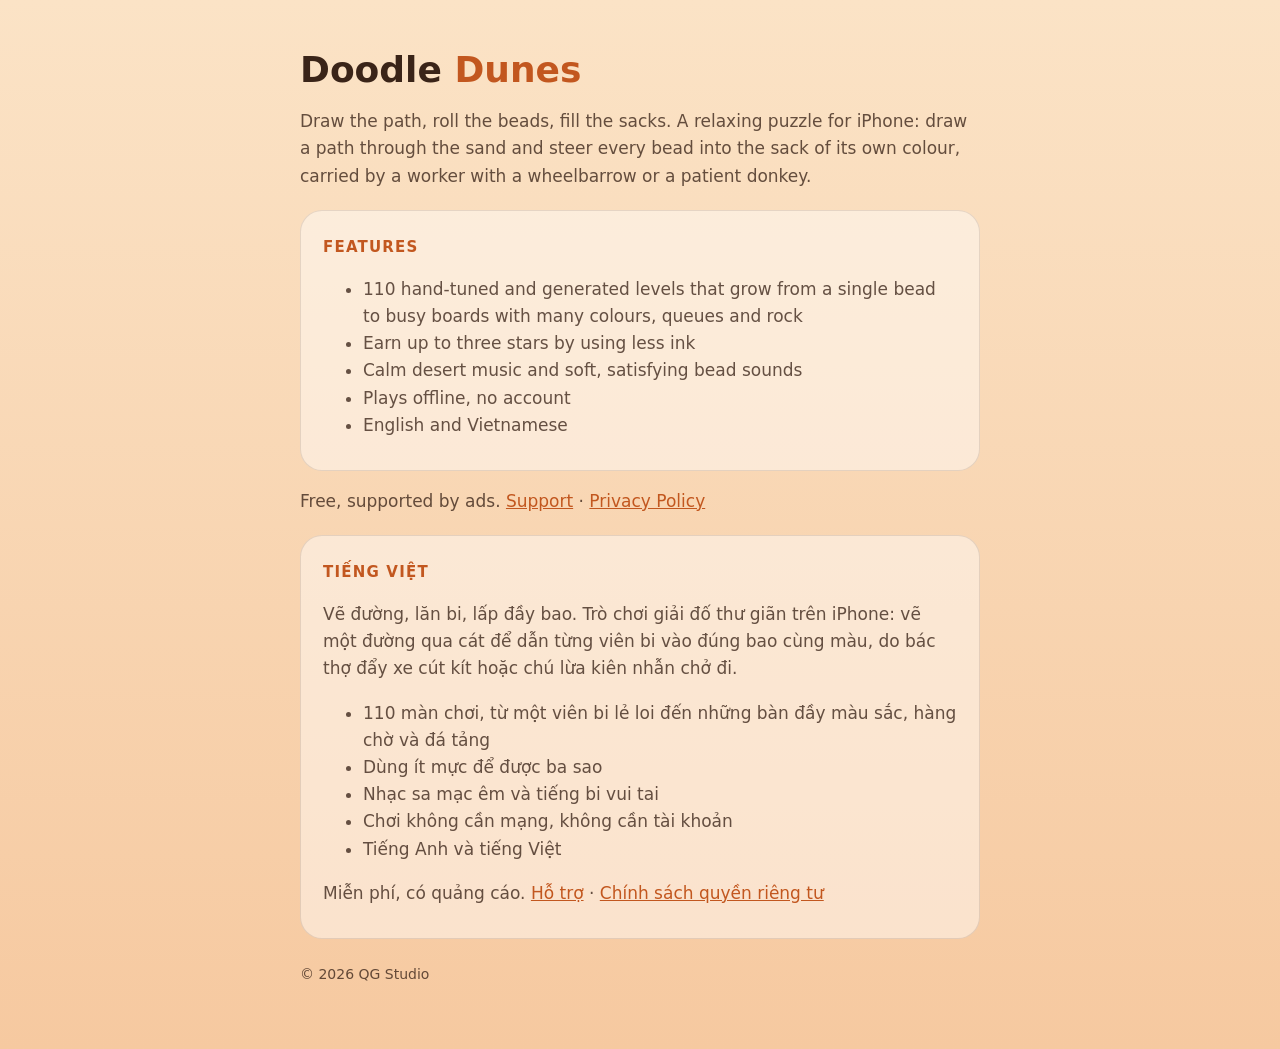
<file: index.html>
<!doctype html><html lang="en"><head><meta charset="utf-8"><meta name="viewport" content="width=device-width,initial-scale=1">
<title>Doodle Dunes</title><link rel="stylesheet" href="style.css"></head><body><main>
<h1>Doodle <span>Dunes</span></h1>
<p>Draw the path, roll the beads, fill the sacks. A relaxing puzzle for iPhone: draw a path through the sand and steer every bead into the sack of its own colour, carried by a worker with a wheelbarrow or a patient donkey.</p>
<div class="card"><h2>Features</h2><ul><li>110 hand-tuned and generated levels that grow from a single bead to busy boards with many colours, queues and rock</li><li>Earn up to three stars by using less ink</li><li>Calm desert music and soft, satisfying bead sounds</li><li>Plays offline, no account</li><li>English and Vietnamese</li></ul></div>
<p>Free, supported by ads. <a href="support.html">Support</a> · <a href="privacy-policy.html">Privacy Policy</a></p>
<div class="card" id="vi" lang="vi"><h2>Tiếng Việt</h2><p>Vẽ đường, lăn bi, lấp đầy bao. Trò chơi giải đố thư giãn trên iPhone: vẽ một đường qua cát để dẫn từng viên bi vào đúng bao cùng màu, do bác thợ đẩy xe cút kít hoặc chú lừa kiên nhẫn chở đi.</p><ul><li>110 màn chơi, từ một viên bi lẻ loi đến những bàn đầy màu sắc, hàng chờ và đá tảng</li><li>Dùng ít mực để được ba sao</li><li>Nhạc sa mạc êm và tiếng bi vui tai</li><li>Chơi không cần mạng, không cần tài khoản</li><li>Tiếng Anh và tiếng Việt</li></ul><p>Miễn phí, có quảng cáo. <a href="support-vi.html">Hỗ trợ</a> · <a href="privacy-policy-vi.html">Chính sách quyền riêng tư</a></p></div>
<footer>© 2026 QG Studio</footer></main></body></html>
</file>
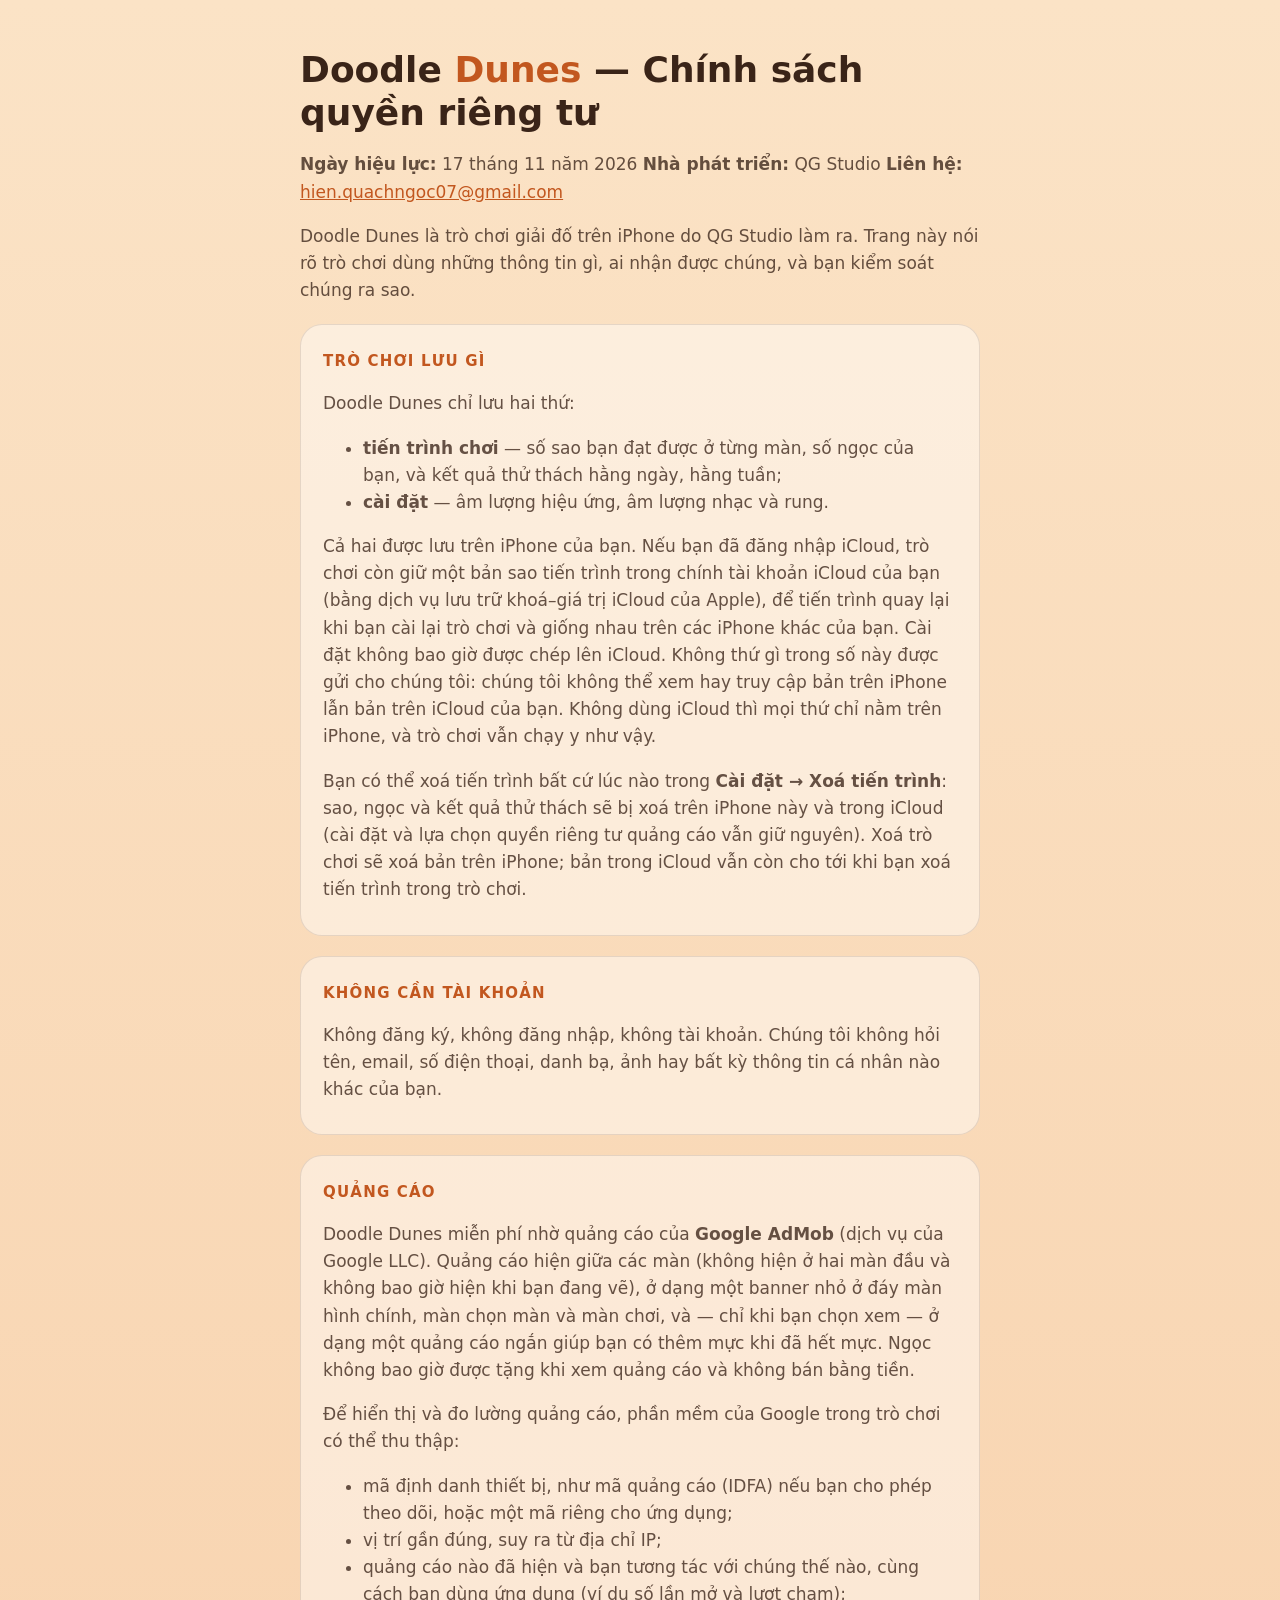
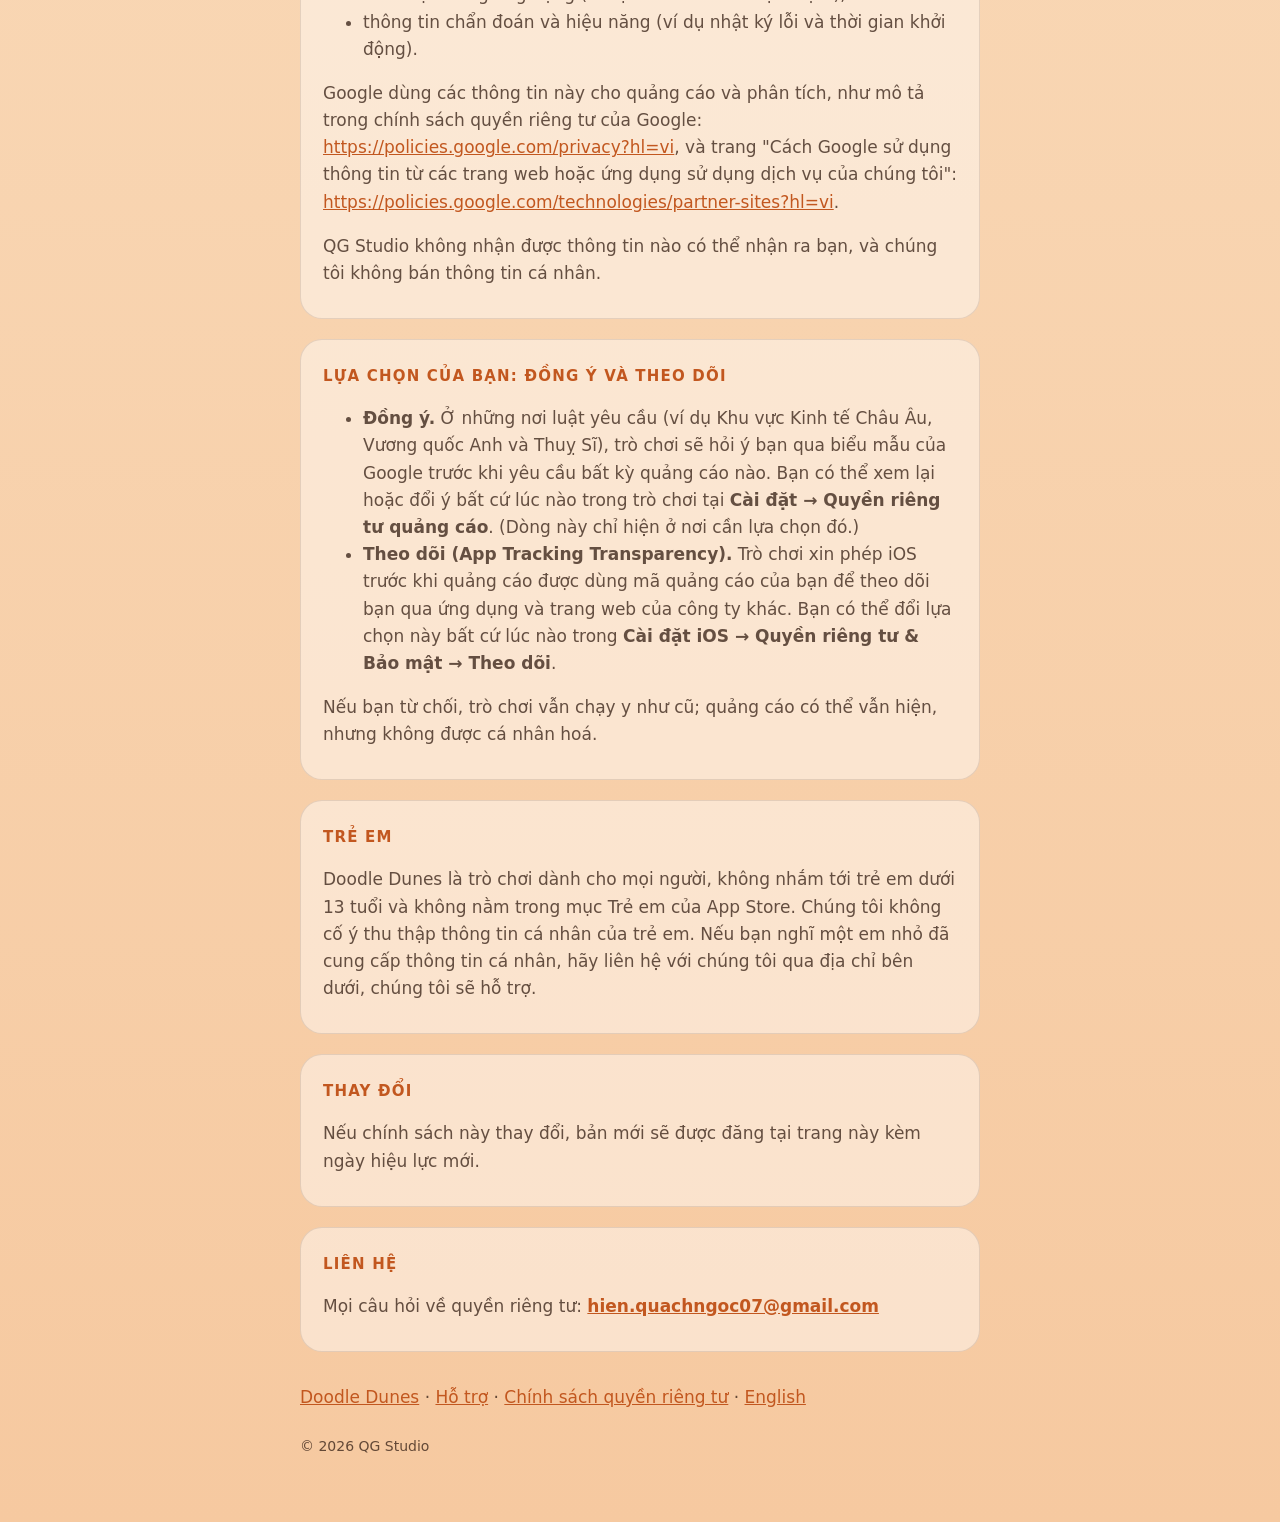
<file: privacy-policy-vi.html>
<!doctype html><html lang="vi"><head><meta charset="utf-8"><meta name="viewport" content="width=device-width,initial-scale=1">
<title>Doodle Dunes — Chính sách quyền riêng tư</title><link rel="stylesheet" href="style.css"></head><body><main>
<h1>Doodle <span>Dunes</span> — Chính sách quyền riêng tư</h1>
<p><strong>Ngày hiệu lực:</strong> 17 tháng 11 năm 2026 <strong>Nhà phát triển:</strong> QG Studio <strong>Liên hệ:</strong> <a href="mailto:hien.quachngoc07@gmail.com">hien.quachngoc07@gmail.com</a></p>
<p>Doodle Dunes là trò chơi giải đố trên iPhone do QG Studio làm ra. Trang này nói rõ trò chơi dùng những thông tin gì, ai nhận được chúng, và bạn kiểm soát chúng ra sao.</p>
<div class="card"><h2>Trò chơi lưu gì</h2>
<p>Doodle Dunes chỉ lưu hai thứ:</p>
<ul><li><strong>tiến trình chơi</strong> — số sao bạn đạt được ở từng màn, số ngọc của bạn, và kết quả thử thách hằng ngày, hằng tuần;</li><li><strong>cài đặt</strong> — âm lượng hiệu ứng, âm lượng nhạc và rung.</li></ul>
<p>Cả hai được lưu trên iPhone của bạn. Nếu bạn đã đăng nhập iCloud, trò chơi còn giữ một bản sao tiến trình trong chính tài khoản iCloud của bạn (bằng dịch vụ lưu trữ khoá–giá trị iCloud của Apple), để tiến trình quay lại khi bạn cài lại trò chơi và giống nhau trên các iPhone khác của bạn. Cài đặt không bao giờ được chép lên iCloud. Không thứ gì trong số này được gửi cho chúng tôi: chúng tôi không thể xem hay truy cập bản trên iPhone lẫn bản trên iCloud của bạn. Không dùng iCloud thì mọi thứ chỉ nằm trên iPhone, và trò chơi vẫn chạy y như vậy.</p>
<p>Bạn có thể xoá tiến trình bất cứ lúc nào trong <strong>Cài đặt → Xoá tiến trình</strong>: sao, ngọc và kết quả thử thách sẽ bị xoá trên iPhone này và trong iCloud (cài đặt và lựa chọn quyền riêng tư quảng cáo vẫn giữ nguyên). Xoá trò chơi sẽ xoá bản trên iPhone; bản trong iCloud vẫn còn cho tới khi bạn xoá tiến trình trong trò chơi.</p>
</div>
<div class="card"><h2>Không cần tài khoản</h2>
<p>Không đăng ký, không đăng nhập, không tài khoản. Chúng tôi không hỏi tên, email, số điện thoại, danh bạ, ảnh hay bất kỳ thông tin cá nhân nào khác của bạn.</p>
</div>
<div class="card"><h2>Quảng cáo</h2>
<p>Doodle Dunes miễn phí nhờ quảng cáo của <strong>Google AdMob</strong> (dịch vụ của Google LLC). Quảng cáo hiện giữa các màn (không hiện ở hai màn đầu và không bao giờ hiện khi bạn đang vẽ), ở dạng một banner nhỏ ở đáy màn hình chính, màn chọn màn và màn chơi, và — chỉ khi bạn chọn xem — ở dạng một quảng cáo ngắn giúp bạn có thêm mực khi đã hết mực. Ngọc không bao giờ được tặng khi xem quảng cáo và không bán bằng tiền.</p>
<p>Để hiển thị và đo lường quảng cáo, phần mềm của Google trong trò chơi có thể thu thập:</p>
<ul><li>mã định danh thiết bị, như mã quảng cáo (IDFA) nếu bạn cho phép theo dõi, hoặc một mã riêng cho ứng dụng;</li><li>vị trí gần đúng, suy ra từ địa chỉ IP;</li><li>quảng cáo nào đã hiện và bạn tương tác với chúng thế nào, cùng cách bạn dùng ứng dụng (ví dụ số lần mở và lượt chạm);</li><li>thông tin chẩn đoán và hiệu năng (ví dụ nhật ký lỗi và thời gian khởi động).</li></ul>
<p>Google dùng các thông tin này cho quảng cáo và phân tích, như mô tả trong chính sách quyền riêng tư của Google: <a href="https://policies.google.com/privacy?hl=vi">https://policies.google.com/privacy?hl=vi</a>, và trang "Cách Google sử dụng thông tin từ các trang web hoặc ứng dụng sử dụng dịch vụ của chúng tôi": <a href="https://policies.google.com/technologies/partner-sites?hl=vi">https://policies.google.com/technologies/partner-sites?hl=vi</a>.</p>
<p>QG Studio không nhận được thông tin nào có thể nhận ra bạn, và chúng tôi không bán thông tin cá nhân.</p>
</div>
<div class="card"><h2>Lựa chọn của bạn: đồng ý và theo dõi</h2>
<ul><li><strong>Đồng ý.</strong> Ở những nơi luật yêu cầu (ví dụ Khu vực Kinh tế Châu Âu, Vương quốc Anh và Thuỵ Sĩ), trò chơi sẽ hỏi ý bạn qua biểu mẫu của Google trước khi yêu cầu bất kỳ quảng cáo nào. Bạn có thể xem lại hoặc đổi ý bất cứ lúc nào trong trò chơi tại <strong>Cài đặt → Quyền riêng tư quảng cáo</strong>. (Dòng này chỉ hiện ở nơi cần lựa chọn đó.)</li><li><strong>Theo dõi (App Tracking Transparency).</strong> Trò chơi xin phép iOS trước khi quảng cáo được dùng mã quảng cáo của bạn để theo dõi bạn qua ứng dụng và trang web của công ty khác. Bạn có thể đổi lựa chọn này bất cứ lúc nào trong <strong>Cài đặt iOS → Quyền riêng tư &amp; Bảo mật → Theo dõi</strong>.</li></ul>
<p>Nếu bạn từ chối, trò chơi vẫn chạy y như cũ; quảng cáo có thể vẫn hiện, nhưng không được cá nhân hoá.</p>
</div>
<div class="card"><h2>Trẻ em</h2>
<p>Doodle Dunes là trò chơi dành cho mọi người, không nhắm tới trẻ em dưới 13 tuổi và không nằm trong mục Trẻ em của App Store. Chúng tôi không cố ý thu thập thông tin cá nhân của trẻ em. Nếu bạn nghĩ một em nhỏ đã cung cấp thông tin cá nhân, hãy liên hệ với chúng tôi qua địa chỉ bên dưới, chúng tôi sẽ hỗ trợ.</p>
</div>
<div class="card"><h2>Thay đổi</h2>
<p>Nếu chính sách này thay đổi, bản mới sẽ được đăng tại trang này kèm ngày hiệu lực mới.</p>
</div>
<div class="card"><h2>Liên hệ</h2>
<p>Mọi câu hỏi về quyền riêng tư: <strong><a href="mailto:hien.quachngoc07@gmail.com">hien.quachngoc07@gmail.com</a></strong></p>
</div>
<p class="nav"><a href="index.html#vi">Doodle Dunes</a> · <a href="support-vi.html">Hỗ trợ</a> · <a href="privacy-policy-vi.html">Chính sách quyền riêng tư</a> · <a href="index.html" lang="en">English</a></p>
<footer>© 2026 QG Studio</footer></main></body></html>
</file>
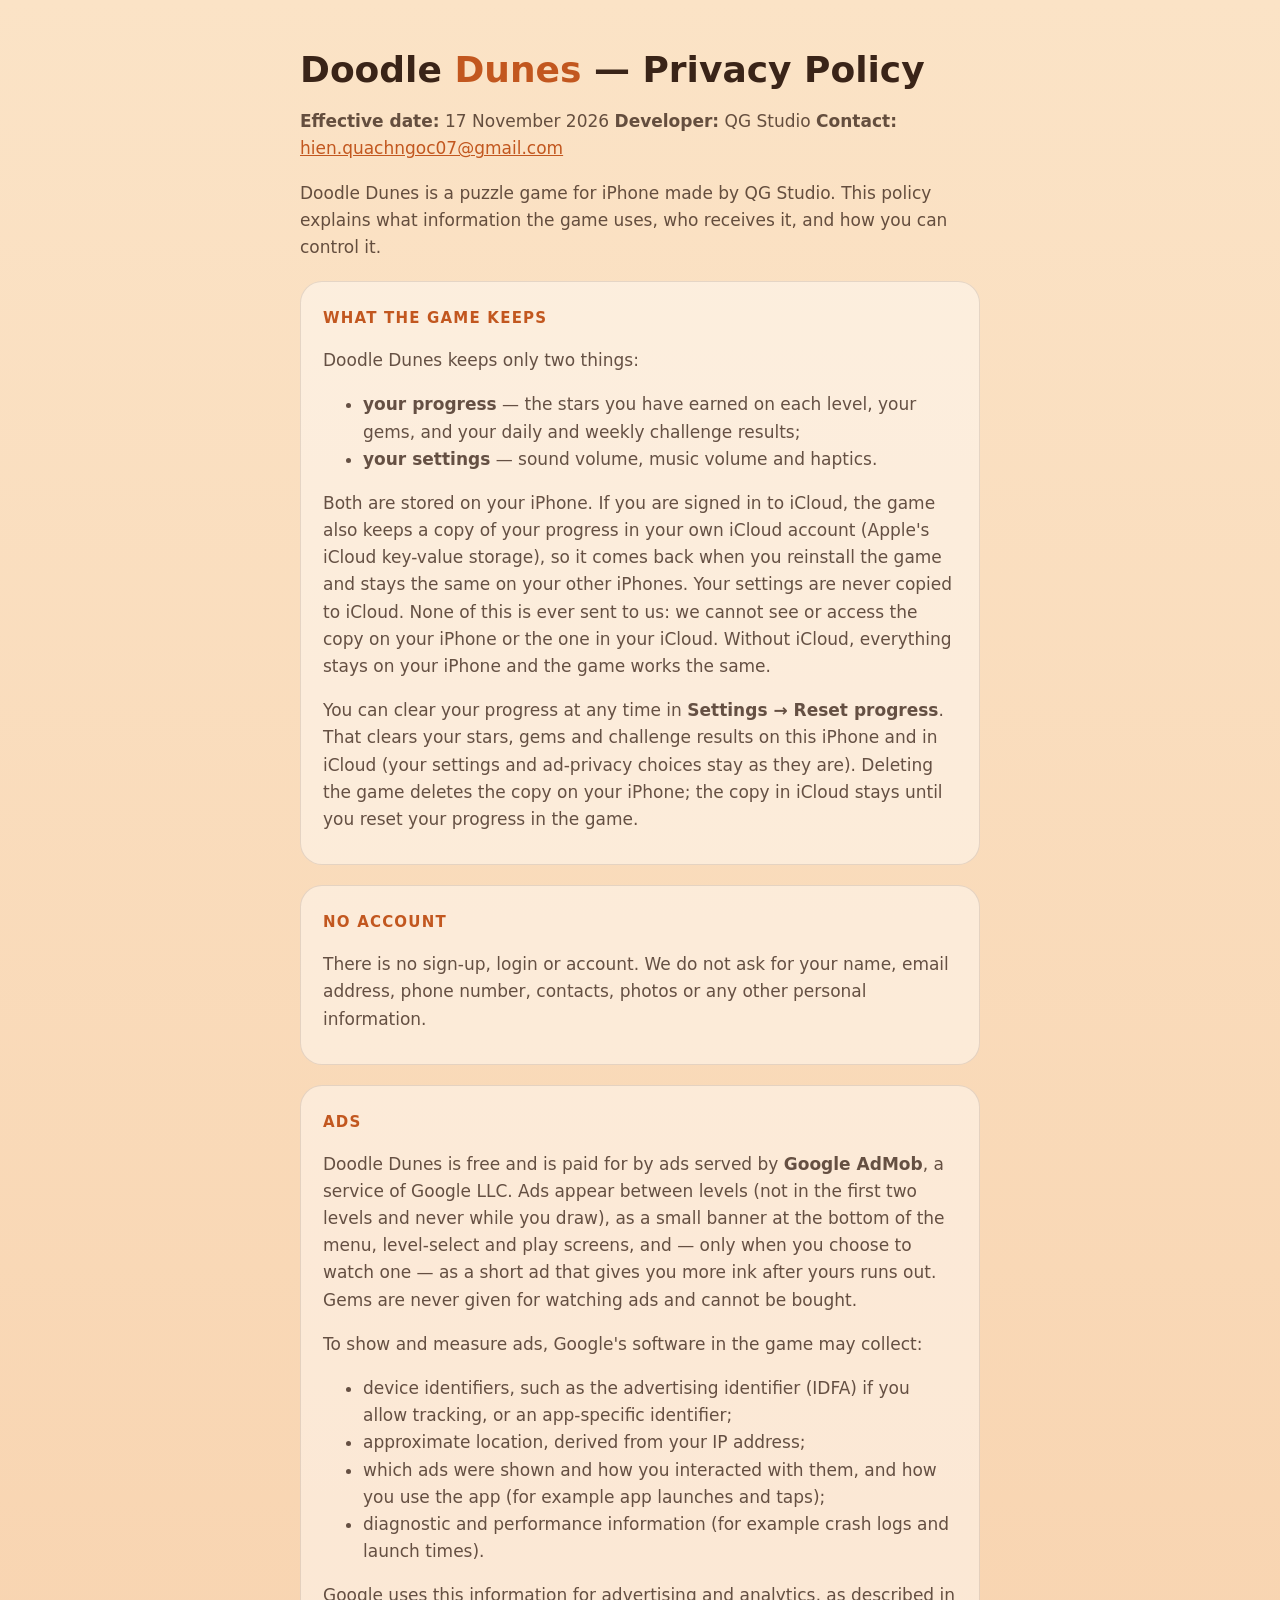
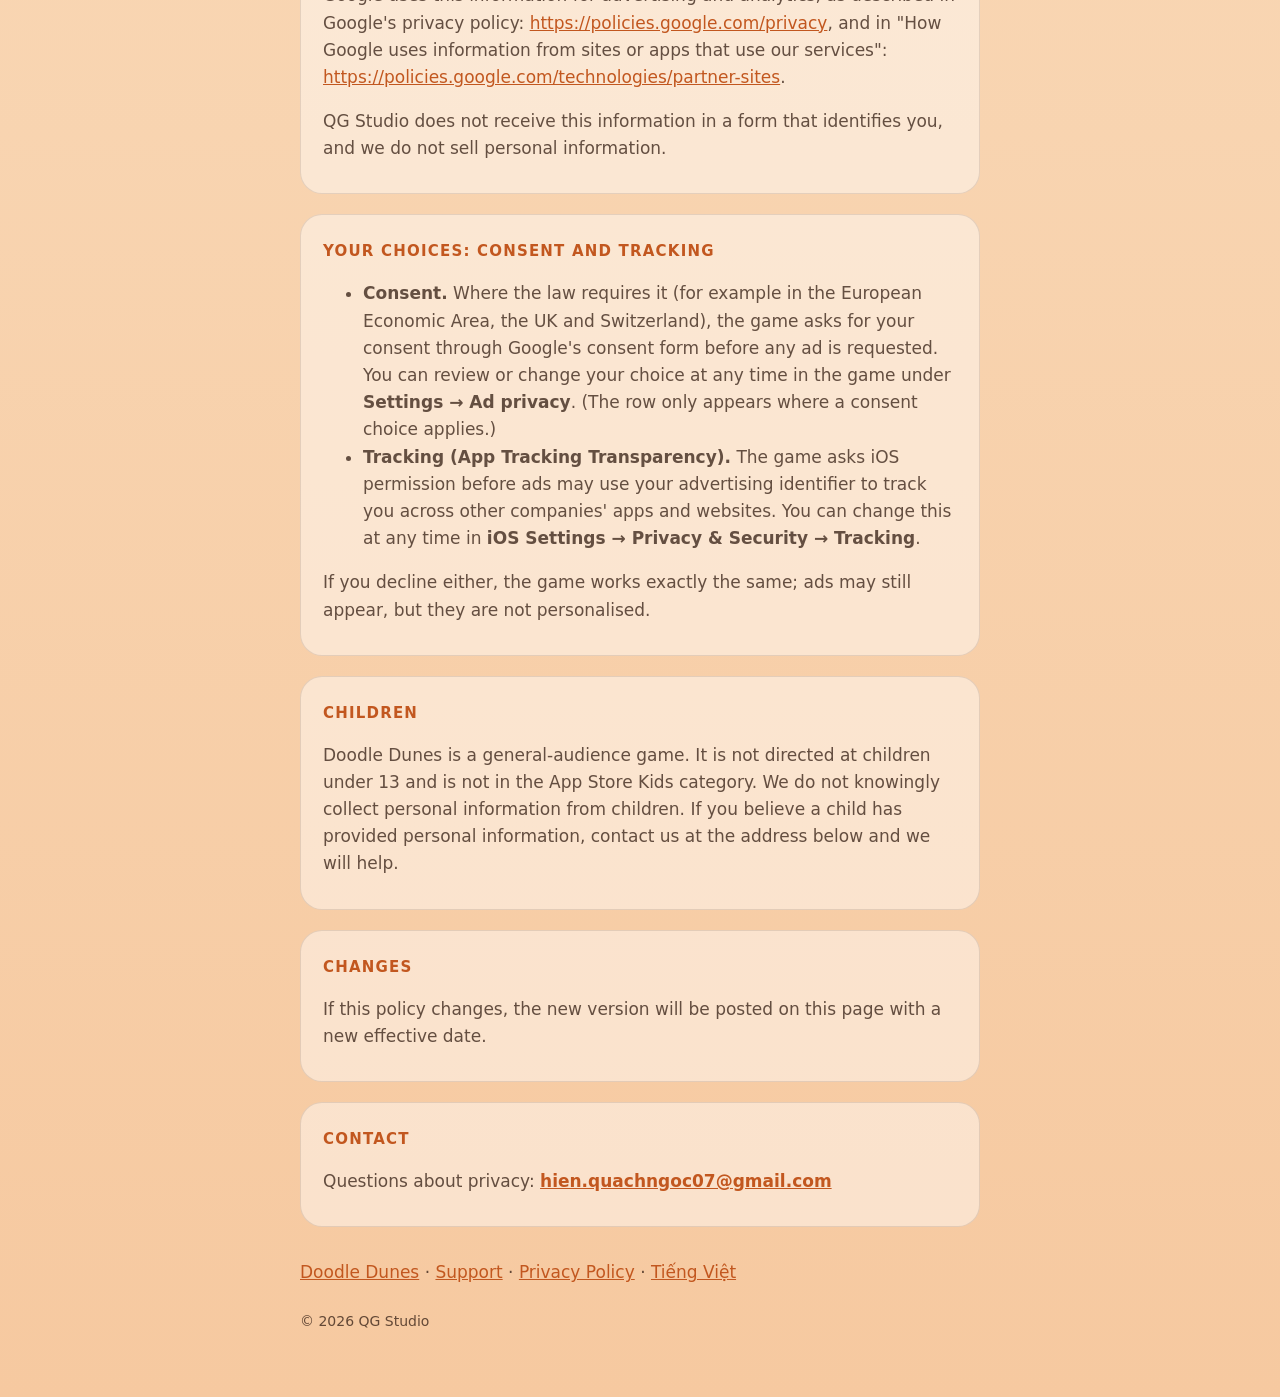
<file: privacy-policy.html>
<!doctype html><html lang="en"><head><meta charset="utf-8"><meta name="viewport" content="width=device-width,initial-scale=1">
<title>Doodle Dunes — Privacy Policy</title><link rel="stylesheet" href="style.css"></head><body><main>
<h1>Doodle <span>Dunes</span> — Privacy Policy</h1>
<p><strong>Effective date:</strong> 17 November 2026 <strong>Developer:</strong> QG Studio <strong>Contact:</strong> <a href="mailto:hien.quachngoc07@gmail.com">hien.quachngoc07@gmail.com</a></p>
<p>Doodle Dunes is a puzzle game for iPhone made by QG Studio. This policy explains what information the game uses, who receives it, and how you can control it.</p>
<div class="card"><h2>What the game keeps</h2>
<p>Doodle Dunes keeps only two things:</p>
<ul><li><strong>your progress</strong> — the stars you have earned on each level, your gems, and your daily and weekly challenge results;</li><li><strong>your settings</strong> — sound volume, music volume and haptics.</li></ul>
<p>Both are stored on your iPhone. If you are signed in to iCloud, the game also keeps a copy of your progress in your own iCloud account (Apple's iCloud key-value storage), so it comes back when you reinstall the game and stays the same on your other iPhones. Your settings are never copied to iCloud. None of this is ever sent to us: we cannot see or access the copy on your iPhone or the one in your iCloud. Without iCloud, everything stays on your iPhone and the game works the same.</p>
<p>You can clear your progress at any time in <strong>Settings → Reset progress</strong>. That clears your stars, gems and challenge results on this iPhone and in iCloud (your settings and ad-privacy choices stay as they are). Deleting the game deletes the copy on your iPhone; the copy in iCloud stays until you reset your progress in the game.</p>
</div>
<div class="card"><h2>No account</h2>
<p>There is no sign-up, login or account. We do not ask for your name, email address, phone number, contacts, photos or any other personal information.</p>
</div>
<div class="card"><h2>Ads</h2>
<p>Doodle Dunes is free and is paid for by ads served by <strong>Google AdMob</strong>, a service of Google LLC. Ads appear between levels (not in the first two levels and never while you draw), as a small banner at the bottom of the menu, level-select and play screens, and — only when you choose to watch one — as a short ad that gives you more ink after yours runs out. Gems are never given for watching ads and cannot be bought.</p>
<p>To show and measure ads, Google's software in the game may collect:</p>
<ul><li>device identifiers, such as the advertising identifier (IDFA) if you allow tracking, or an app-specific identifier;</li><li>approximate location, derived from your IP address;</li><li>which ads were shown and how you interacted with them, and how you use the app (for example app launches and taps);</li><li>diagnostic and performance information (for example crash logs and launch times).</li></ul>
<p>Google uses this information for advertising and analytics, as described in Google's privacy policy: <a href="https://policies.google.com/privacy">https://policies.google.com/privacy</a>, and in "How Google uses information from sites or apps that use our services": <a href="https://policies.google.com/technologies/partner-sites">https://policies.google.com/technologies/partner-sites</a>.</p>
<p>QG Studio does not receive this information in a form that identifies you, and we do not sell personal information.</p>
</div>
<div class="card"><h2>Your choices: consent and tracking</h2>
<ul><li><strong>Consent.</strong> Where the law requires it (for example in the European Economic Area, the UK and Switzerland), the game asks for your consent through Google's consent form before any ad is requested. You can review or change your choice at any time in the game under <strong>Settings → Ad privacy</strong>. (The row only appears where a consent choice applies.)</li><li><strong>Tracking (App Tracking Transparency).</strong> The game asks iOS permission before ads may use your advertising identifier to track you across other companies' apps and websites. You can change this at any time in <strong>iOS Settings → Privacy &amp; Security → Tracking</strong>.</li></ul>
<p>If you decline either, the game works exactly the same; ads may still appear, but they are not personalised.</p>
</div>
<div class="card"><h2>Children</h2>
<p>Doodle Dunes is a general-audience game. It is not directed at children under 13 and is not in the App Store Kids category. We do not knowingly collect personal information from children. If you believe a child has provided personal information, contact us at the address below and we will help.</p>
</div>
<div class="card"><h2>Changes</h2>
<p>If this policy changes, the new version will be posted on this page with a new effective date.</p>
</div>
<div class="card"><h2>Contact</h2>
<p>Questions about privacy: <strong><a href="mailto:hien.quachngoc07@gmail.com">hien.quachngoc07@gmail.com</a></strong></p>
</div>
<p class="nav"><a href="index.html">Doodle Dunes</a> · <a href="support.html">Support</a> · <a href="privacy-policy.html">Privacy Policy</a> · <a href="index.html#vi" lang="vi">Tiếng Việt</a></p>
<footer>© 2026 QG Studio</footer></main></body></html>
</file>
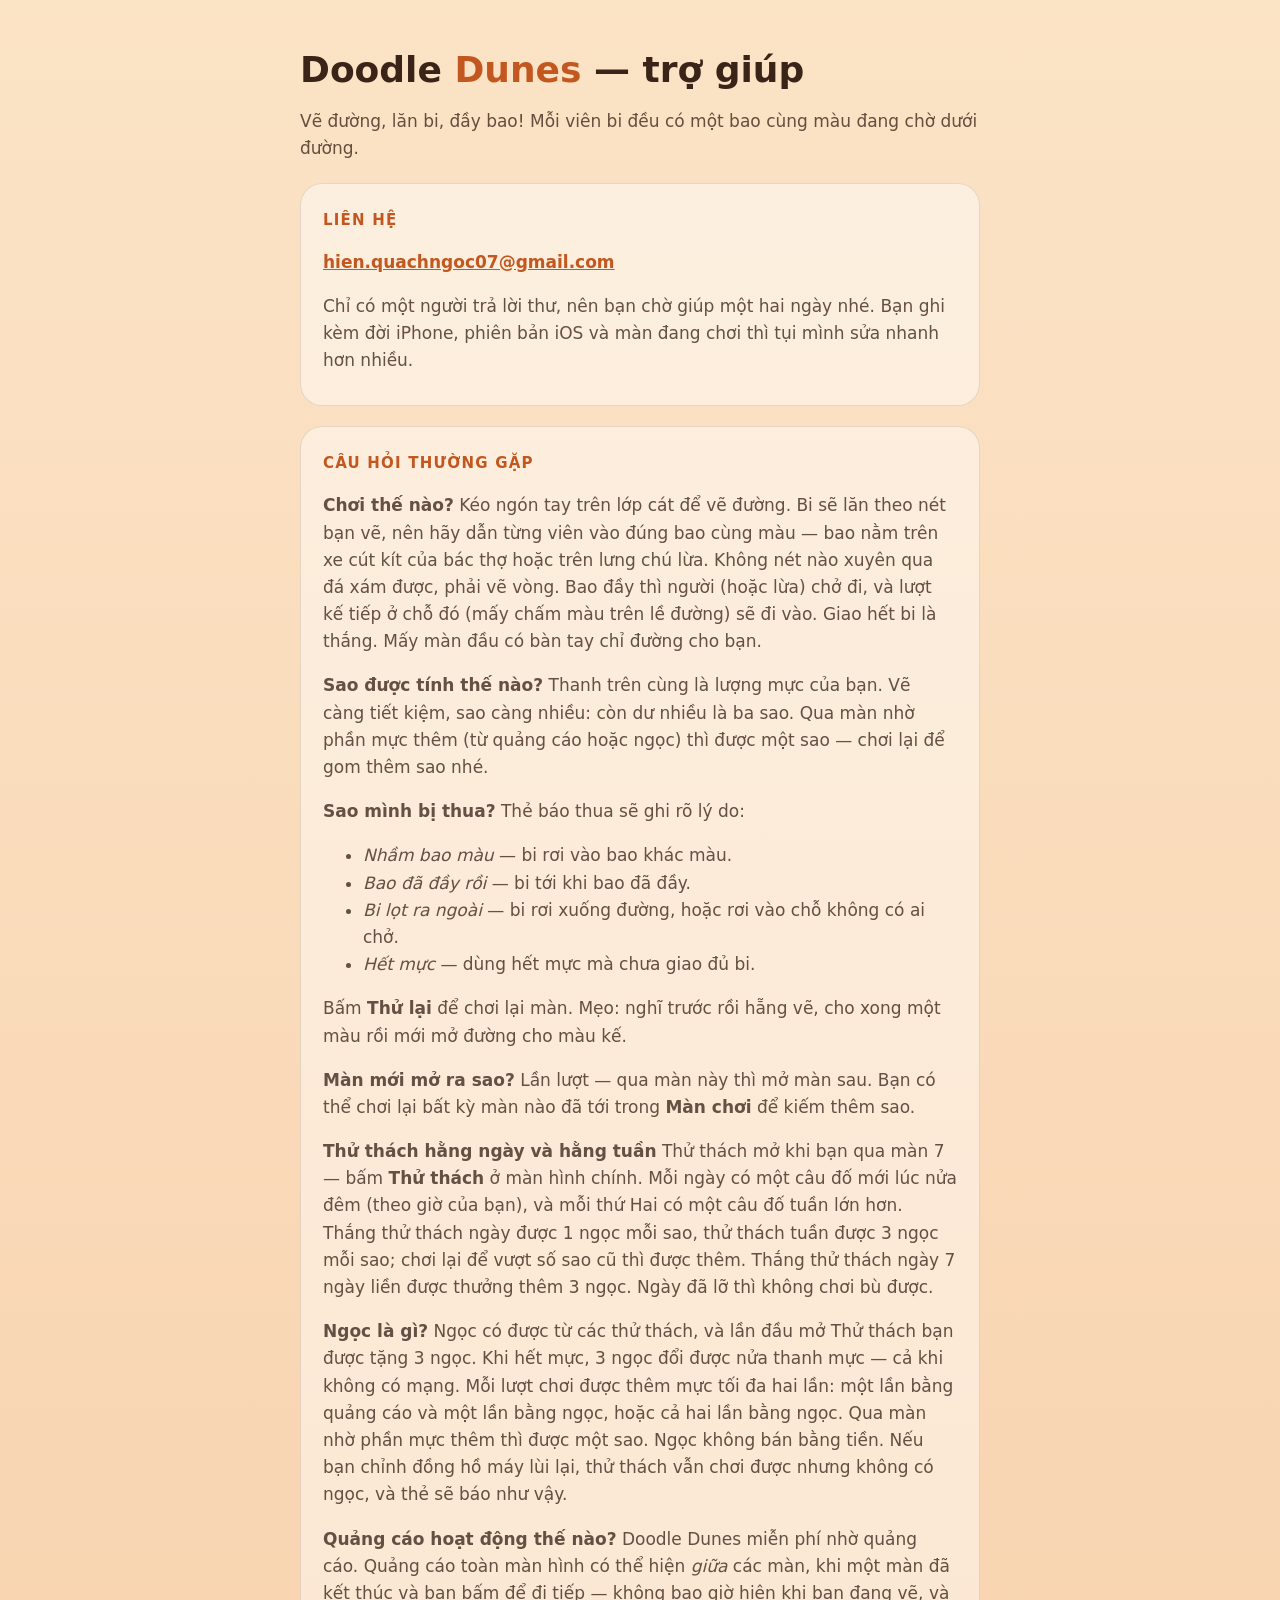
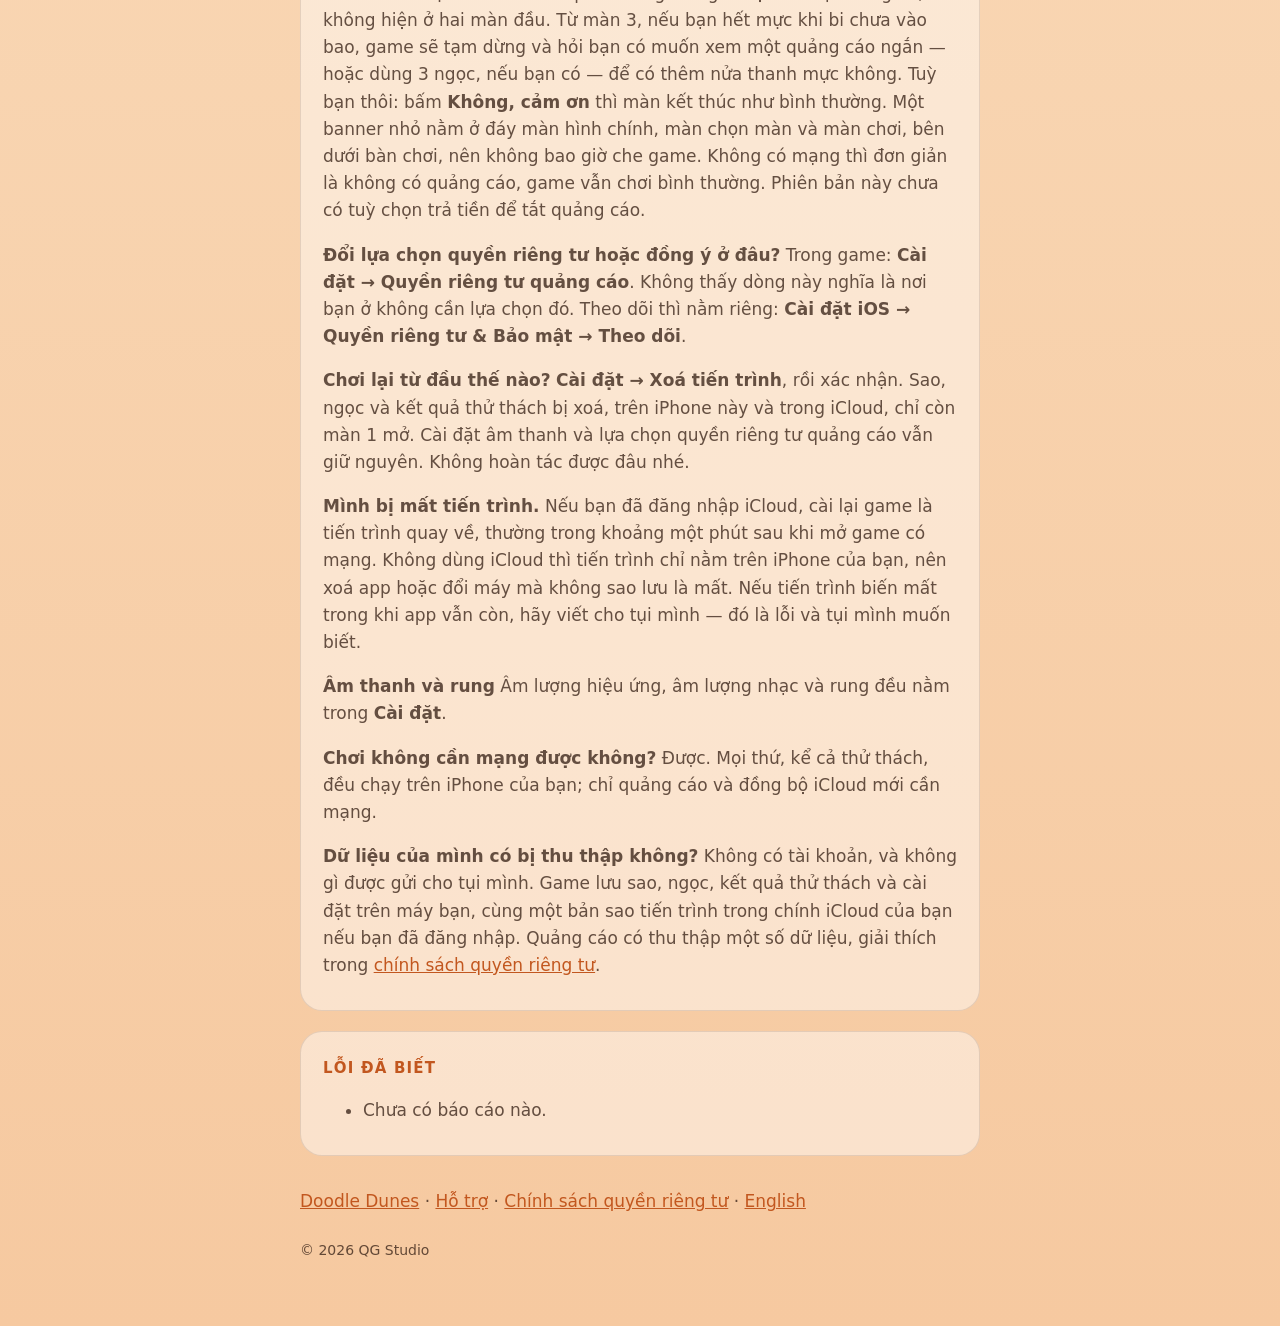
<file: support-vi.html>
<!doctype html><html lang="vi"><head><meta charset="utf-8"><meta name="viewport" content="width=device-width,initial-scale=1">
<title>Doodle Dunes — trợ giúp</title><link rel="stylesheet" href="style.css"></head><body><main>
<h1>Doodle <span>Dunes</span> — trợ giúp</h1>
<p>Vẽ đường, lăn bi, đầy bao! Mỗi viên bi đều có một bao cùng màu đang chờ dưới đường.</p>
<div class="card"><h2>Liên hệ</h2>
<p><strong><a href="mailto:hien.quachngoc07@gmail.com">hien.quachngoc07@gmail.com</a></strong></p>
<p>Chỉ có một người trả lời thư, nên bạn chờ giúp một hai ngày nhé. Bạn ghi kèm đời iPhone, phiên bản iOS và màn đang chơi thì tụi mình sửa nhanh hơn nhiều.</p>
</div>
<div class="card"><h2>Câu hỏi thường gặp</h2>
<p><strong>Chơi thế nào?</strong> Kéo ngón tay trên lớp cát để vẽ đường. Bi sẽ lăn theo nét bạn vẽ, nên hãy dẫn từng viên vào đúng bao cùng màu — bao nằm trên xe cút kít của bác thợ hoặc trên lưng chú lừa. Không nét nào xuyên qua đá xám được, phải vẽ vòng. Bao đầy thì người (hoặc lừa) chở đi, và lượt kế tiếp ở chỗ đó (mấy chấm màu trên lề đường) sẽ đi vào. Giao hết bi là thắng. Mấy màn đầu có bàn tay chỉ đường cho bạn.</p>
<p><strong>Sao được tính thế nào?</strong> Thanh trên cùng là lượng mực của bạn. Vẽ càng tiết kiệm, sao càng nhiều: còn dư nhiều là ba sao. Qua màn nhờ phần mực thêm (từ quảng cáo hoặc ngọc) thì được một sao — chơi lại để gom thêm sao nhé.</p>
<p><strong>Sao mình bị thua?</strong> Thẻ báo thua sẽ ghi rõ lý do:</p>
<ul><li><em>Nhầm bao màu</em> — bi rơi vào bao khác màu.</li><li><em>Bao đã đầy rồi</em> — bi tới khi bao đã đầy.</li><li><em>Bi lọt ra ngoài</em> — bi rơi xuống đường, hoặc rơi vào chỗ không có ai chở.</li><li><em>Hết mực</em> — dùng hết mực mà chưa giao đủ bi.</li></ul>
<p>Bấm <strong>Thử lại</strong> để chơi lại màn. Mẹo: nghĩ trước rồi hẵng vẽ, cho xong một màu rồi mới mở đường cho màu kế.</p>
<p><strong>Màn mới mở ra sao?</strong> Lần lượt — qua màn này thì mở màn sau. Bạn có thể chơi lại bất kỳ màn nào đã tới trong <strong>Màn chơi</strong> để kiếm thêm sao.</p>
<p><strong>Thử thách hằng ngày và hằng tuần</strong> Thử thách mở khi bạn qua màn 7 — bấm <strong>Thử thách</strong> ở màn hình chính. Mỗi ngày có một câu đố mới lúc nửa đêm (theo giờ của bạn), và mỗi thứ Hai có một câu đố tuần lớn hơn. Thắng thử thách ngày được 1 ngọc mỗi sao, thử thách tuần được 3 ngọc mỗi sao; chơi lại để vượt số sao cũ thì được thêm. Thắng thử thách ngày 7 ngày liền được thưởng thêm 3 ngọc. Ngày đã lỡ thì không chơi bù được.</p>
<p><strong>Ngọc là gì?</strong> Ngọc có được từ các thử thách, và lần đầu mở Thử thách bạn được tặng 3 ngọc. Khi hết mực, 3 ngọc đổi được nửa thanh mực — cả khi không có mạng. Mỗi lượt chơi được thêm mực tối đa hai lần: một lần bằng quảng cáo và một lần bằng ngọc, hoặc cả hai lần bằng ngọc. Qua màn nhờ phần mực thêm thì được một sao. Ngọc không bán bằng tiền. Nếu bạn chỉnh đồng hồ máy lùi lại, thử thách vẫn chơi được nhưng không có ngọc, và thẻ sẽ báo như vậy.</p>
<p><strong>Quảng cáo hoạt động thế nào?</strong> Doodle Dunes miễn phí nhờ quảng cáo. Quảng cáo toàn màn hình có thể hiện <em>giữa</em> các màn, khi một màn đã kết thúc và bạn bấm để đi tiếp — không bao giờ hiện khi bạn đang vẽ, và không hiện ở hai màn đầu. Từ màn 3, nếu bạn hết mực khi bi chưa vào bao, game sẽ tạm dừng và hỏi bạn có muốn xem một quảng cáo ngắn — hoặc dùng 3 ngọc, nếu bạn có — để có thêm nửa thanh mực không. Tuỳ bạn thôi: bấm <strong>Không, cảm ơn</strong> thì màn kết thúc như bình thường. Một banner nhỏ nằm ở đáy màn hình chính, màn chọn màn và màn chơi, bên dưới bàn chơi, nên không bao giờ che game. Không có mạng thì đơn giản là không có quảng cáo, game vẫn chơi bình thường. Phiên bản này chưa có tuỳ chọn trả tiền để tắt quảng cáo.</p>
<p><strong>Đổi lựa chọn quyền riêng tư hoặc đồng ý ở đâu?</strong> Trong game: <strong>Cài đặt → Quyền riêng tư quảng cáo</strong>. Không thấy dòng này nghĩa là nơi bạn ở không cần lựa chọn đó. Theo dõi thì nằm riêng: <strong>Cài đặt iOS → Quyền riêng tư &amp; Bảo mật → Theo dõi</strong>.</p>
<p><strong>Chơi lại từ đầu thế nào?</strong> <strong>Cài đặt → Xoá tiến trình</strong>, rồi xác nhận. Sao, ngọc và kết quả thử thách bị xoá, trên iPhone này và trong iCloud, chỉ còn màn 1 mở. Cài đặt âm thanh và lựa chọn quyền riêng tư quảng cáo vẫn giữ nguyên. Không hoàn tác được đâu nhé.</p>
<p><strong>Mình bị mất tiến trình.</strong> Nếu bạn đã đăng nhập iCloud, cài lại game là tiến trình quay về, thường trong khoảng một phút sau khi mở game có mạng. Không dùng iCloud thì tiến trình chỉ nằm trên iPhone của bạn, nên xoá app hoặc đổi máy mà không sao lưu là mất. Nếu tiến trình biến mất trong khi app vẫn còn, hãy viết cho tụi mình — đó là lỗi và tụi mình muốn biết.</p>
<p><strong>Âm thanh và rung</strong> Âm lượng hiệu ứng, âm lượng nhạc và rung đều nằm trong <strong>Cài đặt</strong>.</p>
<p><strong>Chơi không cần mạng được không?</strong> Được. Mọi thứ, kể cả thử thách, đều chạy trên iPhone của bạn; chỉ quảng cáo và đồng bộ iCloud mới cần mạng.</p>
<p><strong>Dữ liệu của mình có bị thu thập không?</strong> Không có tài khoản, và không gì được gửi cho tụi mình. Game lưu sao, ngọc, kết quả thử thách và cài đặt trên máy bạn, cùng một bản sao tiến trình trong chính iCloud của bạn nếu bạn đã đăng nhập. Quảng cáo có thu thập một số dữ liệu, giải thích trong <a href="https://hienquachngoc07-sketch.github.io/doodledunes/privacy-policy-vi.html">chính sách quyền riêng tư</a>.</p>
</div>
<div class="card"><h2>Lỗi đã biết</h2>
<ul><li>Chưa có báo cáo nào.</li></ul>
</div>
<p class="nav"><a href="index.html#vi">Doodle Dunes</a> · <a href="support-vi.html">Hỗ trợ</a> · <a href="privacy-policy-vi.html">Chính sách quyền riêng tư</a> · <a href="index.html" lang="en">English</a></p>
<footer>© 2026 QG Studio</footer></main></body></html>
</file>
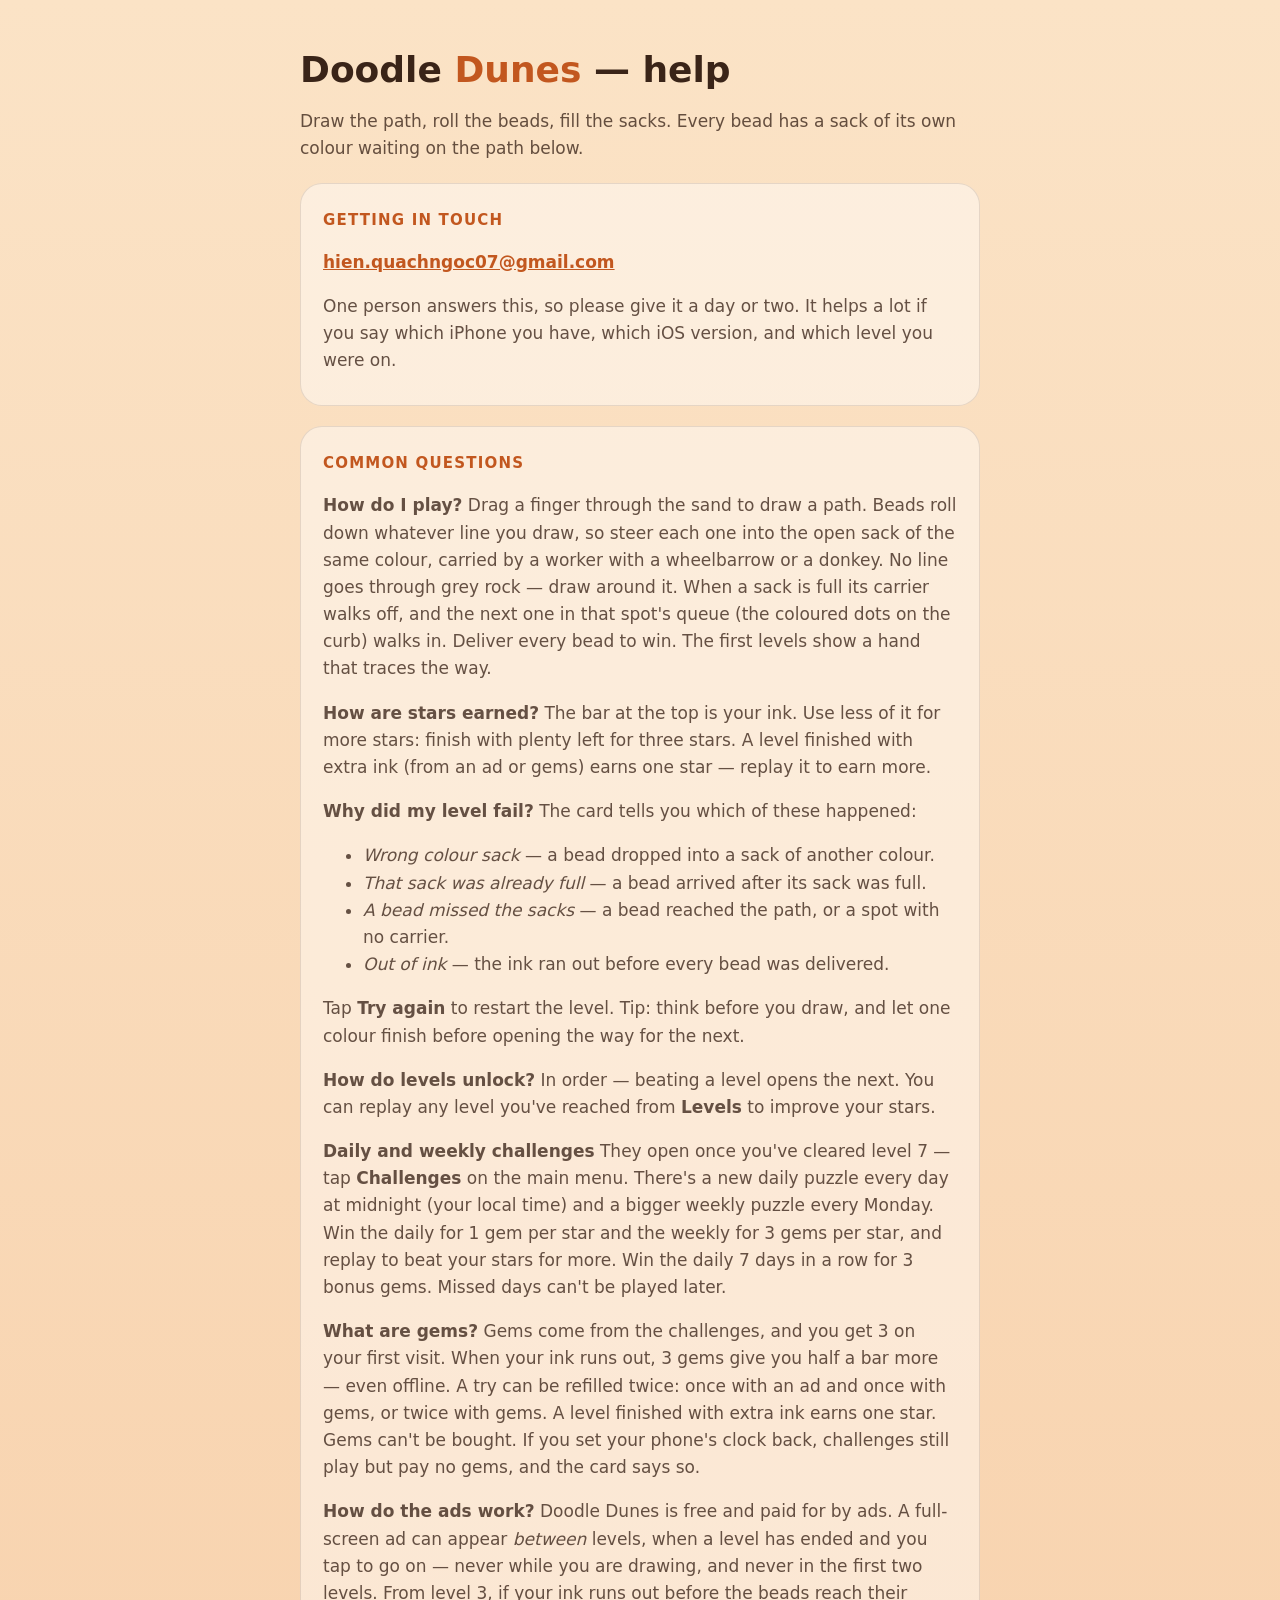
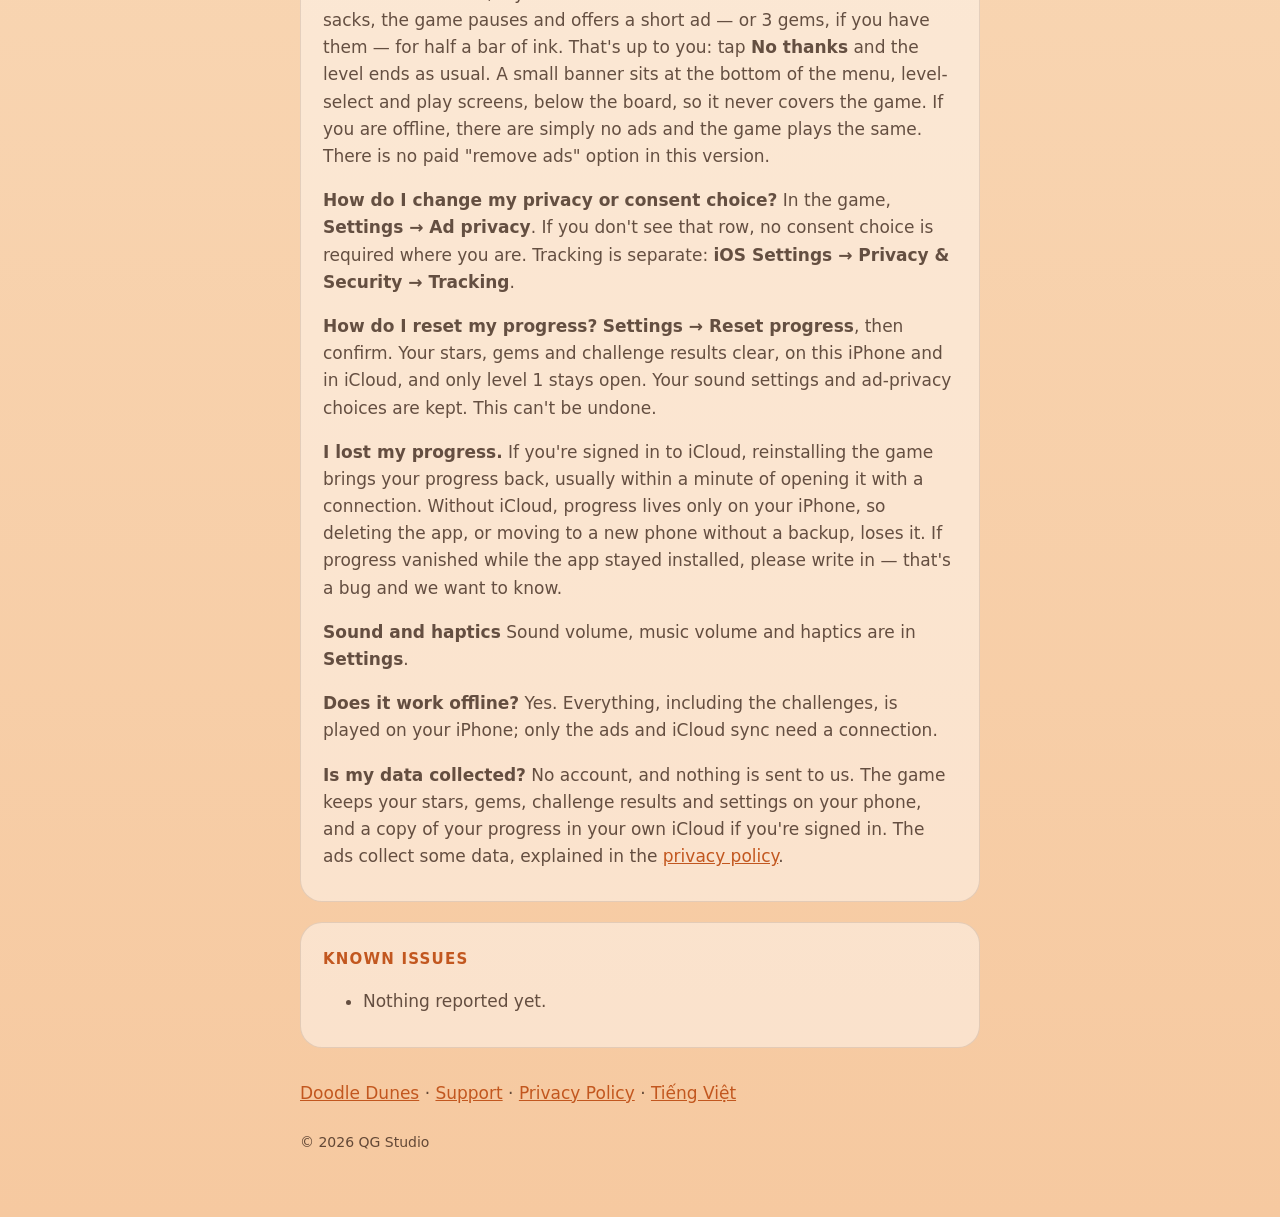
<file: support.html>
<!doctype html><html lang="en"><head><meta charset="utf-8"><meta name="viewport" content="width=device-width,initial-scale=1">
<title>Doodle Dunes — help</title><link rel="stylesheet" href="style.css"></head><body><main>
<h1>Doodle <span>Dunes</span> — help</h1>
<p>Draw the path, roll the beads, fill the sacks. Every bead has a sack of its own colour waiting on the path below.</p>
<div class="card"><h2>Getting in touch</h2>
<p><strong><a href="mailto:hien.quachngoc07@gmail.com">hien.quachngoc07@gmail.com</a></strong></p>
<p>One person answers this, so please give it a day or two. It helps a lot if you say which iPhone you have, which iOS version, and which level you were on.</p>
</div>
<div class="card"><h2>Common questions</h2>
<p><strong>How do I play?</strong> Drag a finger through the sand to draw a path. Beads roll down whatever line you draw, so steer each one into the open sack of the same colour, carried by a worker with a wheelbarrow or a donkey. No line goes through grey rock — draw around it. When a sack is full its carrier walks off, and the next one in that spot's queue (the coloured dots on the curb) walks in. Deliver every bead to win. The first levels show a hand that traces the way.</p>
<p><strong>How are stars earned?</strong> The bar at the top is your ink. Use less of it for more stars: finish with plenty left for three stars. A level finished with extra ink (from an ad or gems) earns one star — replay it to earn more.</p>
<p><strong>Why did my level fail?</strong> The card tells you which of these happened:</p>
<ul><li><em>Wrong colour sack</em> — a bead dropped into a sack of another colour.</li><li><em>That sack was already full</em> — a bead arrived after its sack was full.</li><li><em>A bead missed the sacks</em> — a bead reached the path, or a spot with no carrier.</li><li><em>Out of ink</em> — the ink ran out before every bead was delivered.</li></ul>
<p>Tap <strong>Try again</strong> to restart the level. Tip: think before you draw, and let one colour finish before opening the way for the next.</p>
<p><strong>How do levels unlock?</strong> In order — beating a level opens the next. You can replay any level you've reached from <strong>Levels</strong> to improve your stars.</p>
<p><strong>Daily and weekly challenges</strong> They open once you've cleared level 7 — tap <strong>Challenges</strong> on the main menu. There's a new daily puzzle every day at midnight (your local time) and a bigger weekly puzzle every Monday. Win the daily for 1 gem per star and the weekly for 3 gems per star, and replay to beat your stars for more. Win the daily 7 days in a row for 3 bonus gems. Missed days can't be played later.</p>
<p><strong>What are gems?</strong> Gems come from the challenges, and you get 3 on your first visit. When your ink runs out, 3 gems give you half a bar more — even offline. A try can be refilled twice: once with an ad and once with gems, or twice with gems. A level finished with extra ink earns one star. Gems can't be bought. If you set your phone's clock back, challenges still play but pay no gems, and the card says so.</p>
<p><strong>How do the ads work?</strong> Doodle Dunes is free and paid for by ads. A full-screen ad can appear <em>between</em> levels, when a level has ended and you tap to go on — never while you are drawing, and never in the first two levels. From level 3, if your ink runs out before the beads reach their sacks, the game pauses and offers a short ad — or 3 gems, if you have them — for half a bar of ink. That's up to you: tap <strong>No thanks</strong> and the level ends as usual. A small banner sits at the bottom of the menu, level-select and play screens, below the board, so it never covers the game. If you are offline, there are simply no ads and the game plays the same. There is no paid "remove ads" option in this version.</p>
<p><strong>How do I change my privacy or consent choice?</strong> In the game, <strong>Settings → Ad privacy</strong>. If you don't see that row, no consent choice is required where you are. Tracking is separate: <strong>iOS Settings → Privacy &amp; Security → Tracking</strong>.</p>
<p><strong>How do I reset my progress?</strong> <strong>Settings → Reset progress</strong>, then confirm. Your stars, gems and challenge results clear, on this iPhone and in iCloud, and only level 1 stays open. Your sound settings and ad-privacy choices are kept. This can't be undone.</p>
<p><strong>I lost my progress.</strong> If you're signed in to iCloud, reinstalling the game brings your progress back, usually within a minute of opening it with a connection. Without iCloud, progress lives only on your iPhone, so deleting the app, or moving to a new phone without a backup, loses it. If progress vanished while the app stayed installed, please write in — that's a bug and we want to know.</p>
<p><strong>Sound and haptics</strong> Sound volume, music volume and haptics are in <strong>Settings</strong>.</p>
<p><strong>Does it work offline?</strong> Yes. Everything, including the challenges, is played on your iPhone; only the ads and iCloud sync need a connection.</p>
<p><strong>Is my data collected?</strong> No account, and nothing is sent to us. The game keeps your stars, gems, challenge results and settings on your phone, and a copy of your progress in your own iCloud if you're signed in. The ads collect some data, explained in the <a href="https://hienquachngoc07-sketch.github.io/doodledunes/privacy-policy.html">privacy policy</a>.</p>
</div>
<div class="card"><h2>Known issues</h2>
<ul><li>Nothing reported yet.</li></ul>
</div>
<p class="nav"><a href="index.html">Doodle Dunes</a> · <a href="support.html">Support</a> · <a href="privacy-policy.html">Privacy Policy</a> · <a href="index.html#vi" lang="vi">Tiếng Việt</a></p>
<footer>© 2026 QG Studio</footer></main></body></html>
</file>
<file: style.css>
:root{--sky:#F6C9A0;--top:#FBE3C6;--sand:#E8956B;--ink:#3A2418;--soft:rgba(58,36,24,.78);--accent:#C2571F}
*{box-sizing:border-box}body{margin:0;min-height:100vh;background:linear-gradient(var(--top),var(--sky));color:var(--ink);font:17px/1.6 ui-rounded,-apple-system,"SF Pro Rounded",system-ui,sans-serif}
main{max-width:720px;margin:0 auto;padding:48px 20px 64px}h1{font-size:36px;line-height:1.2;margin:0 0 8px}h1 span{color:var(--accent)}
h2{margin-top:20px;color:var(--accent);font-size:15px;letter-spacing:.08em;text-transform:uppercase}p,li{color:var(--soft)}a{color:var(--accent);overflow-wrap:anywhere}
code{font-size:15px}.card{background:rgba(255,255,255,.45);border:1px solid rgba(58,36,24,.12);border-radius:22px;padding:4px 22px 14px;margin-top:20px}
.nav{margin-top:32px}footer{margin-top:24px;font-size:14px;color:var(--soft)}
</file>
